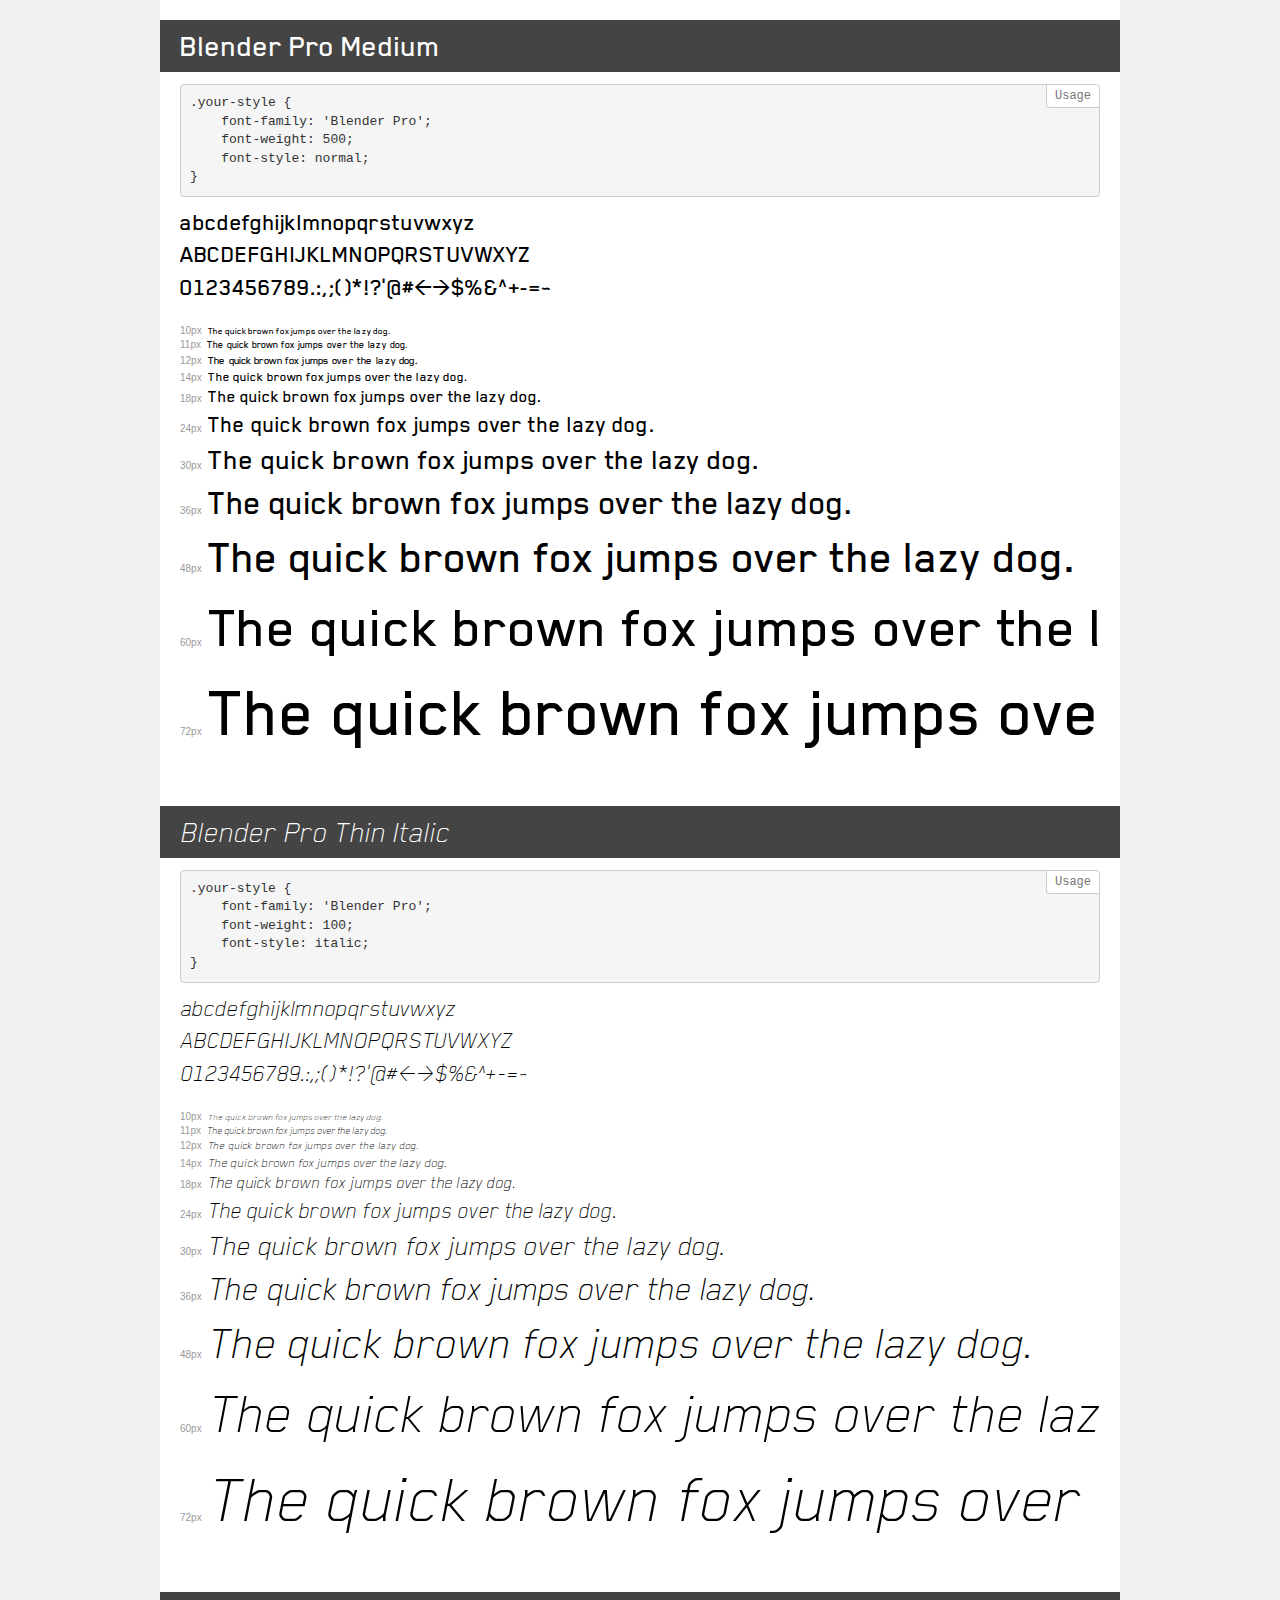
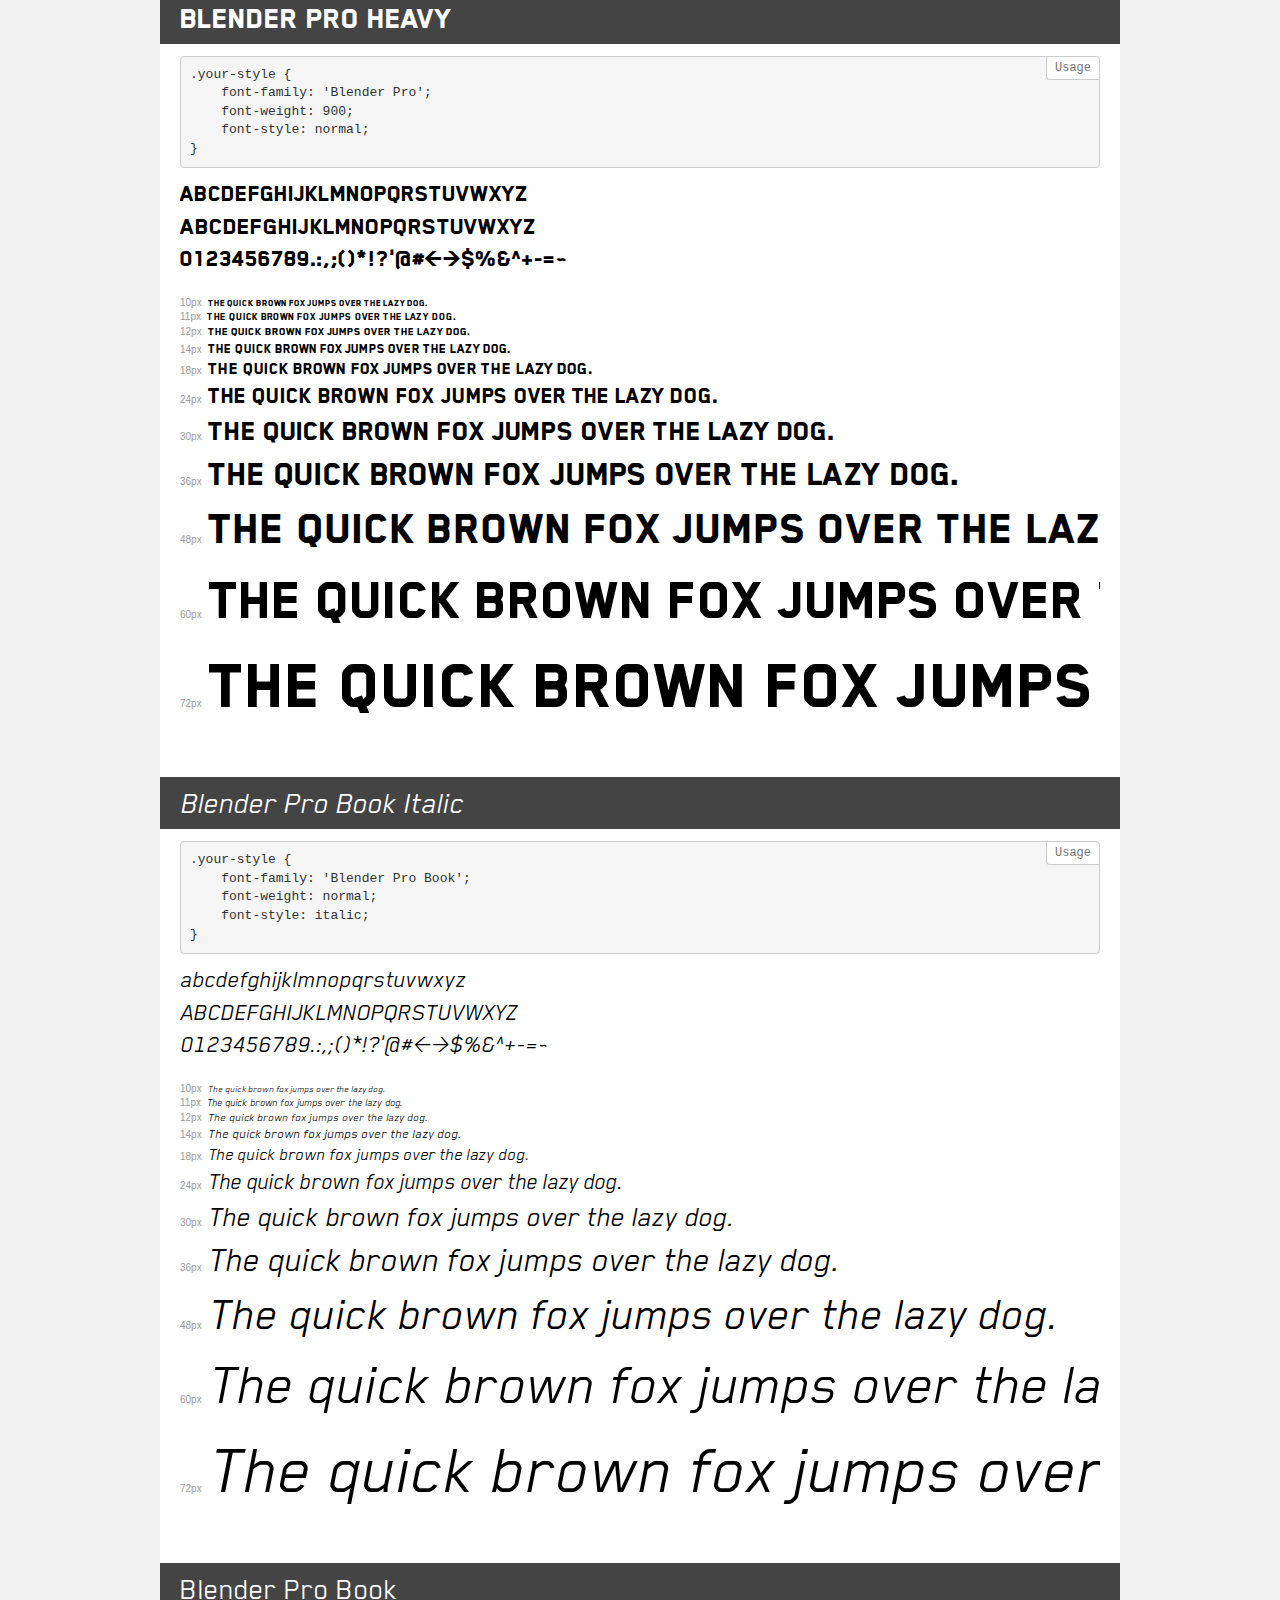
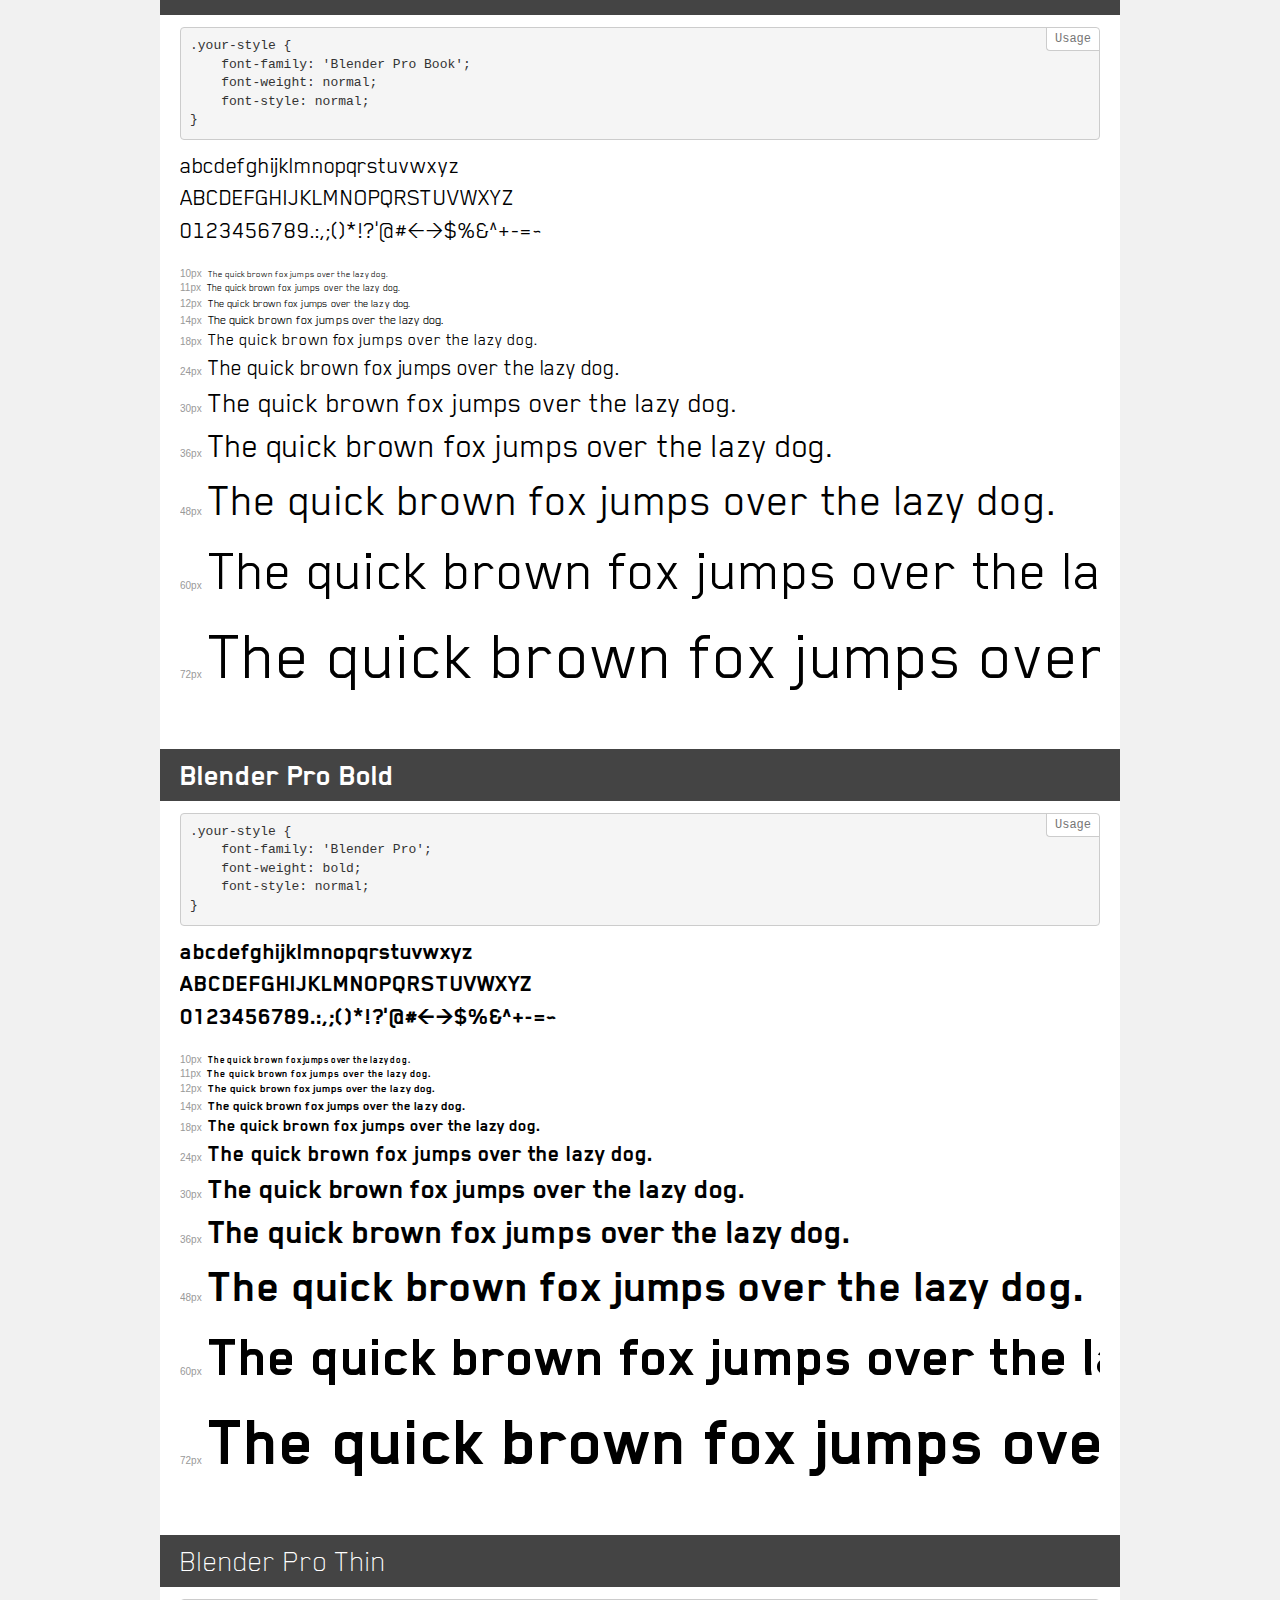
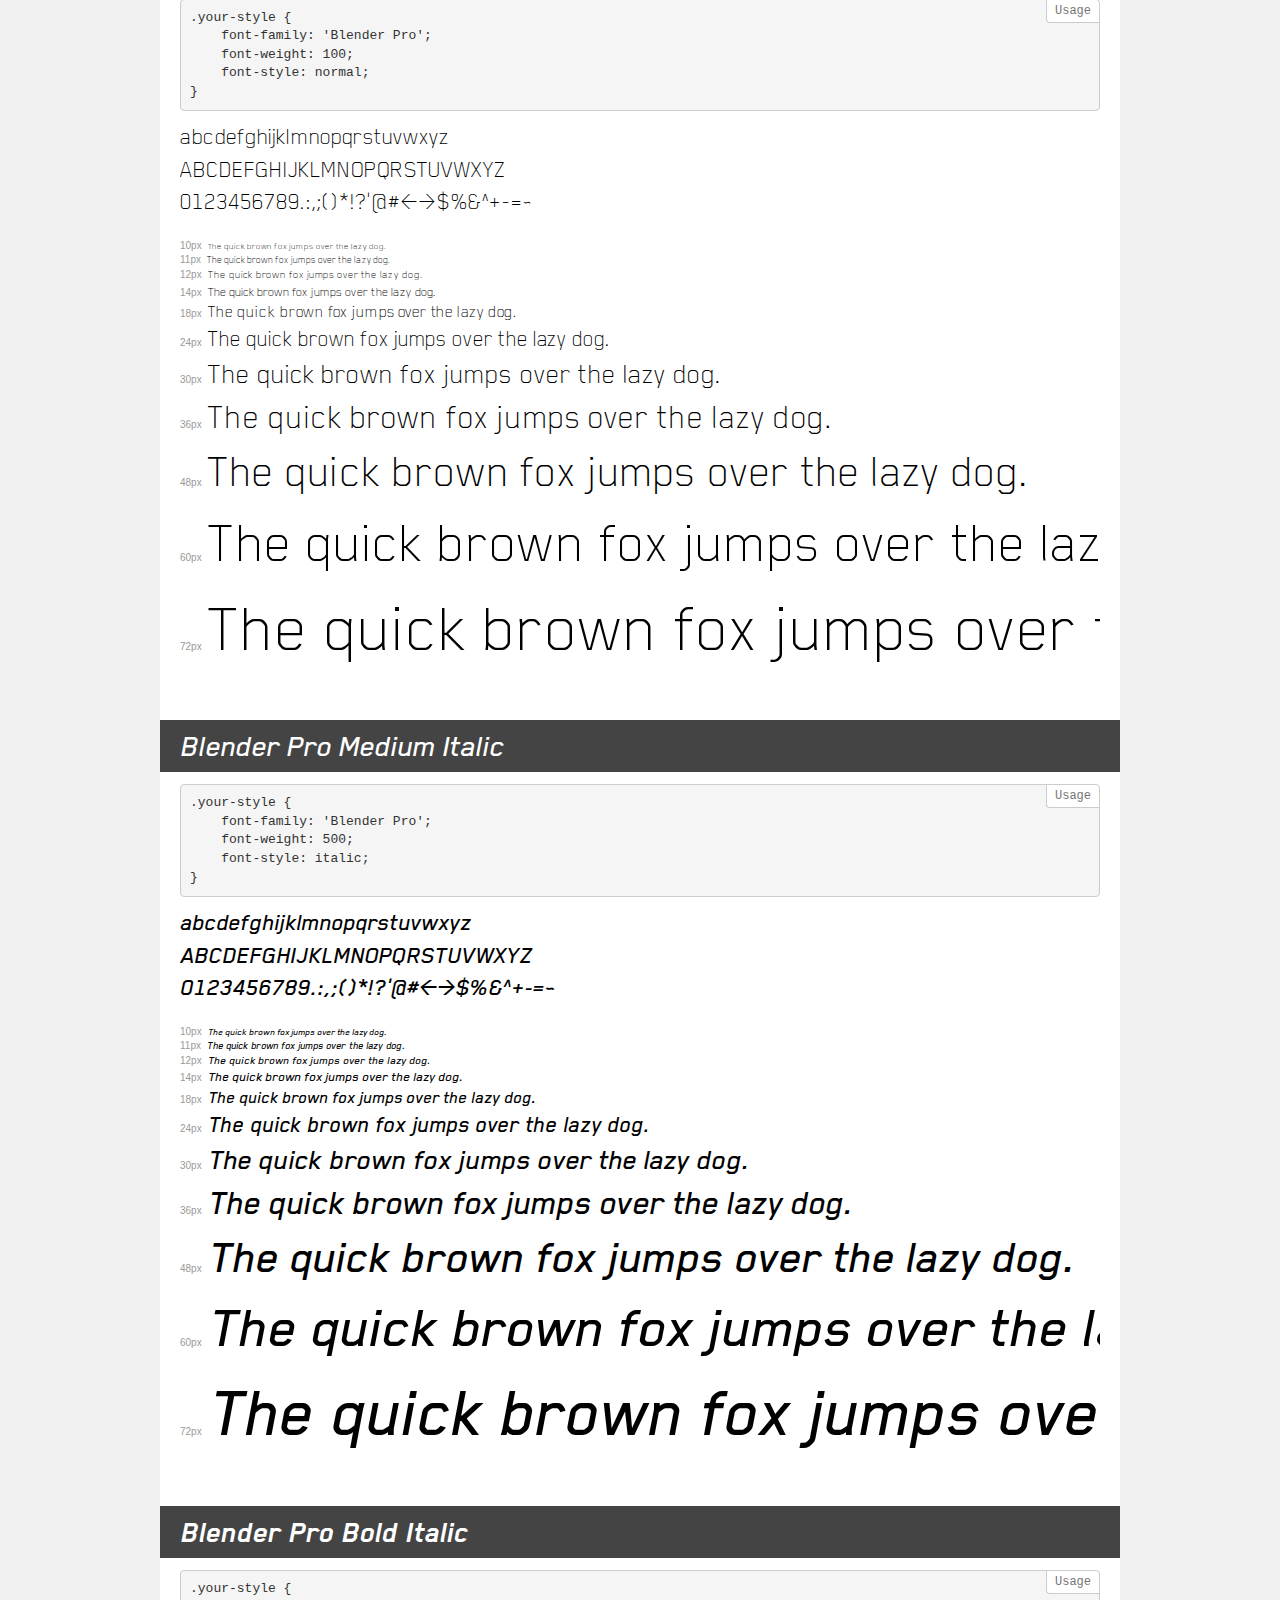
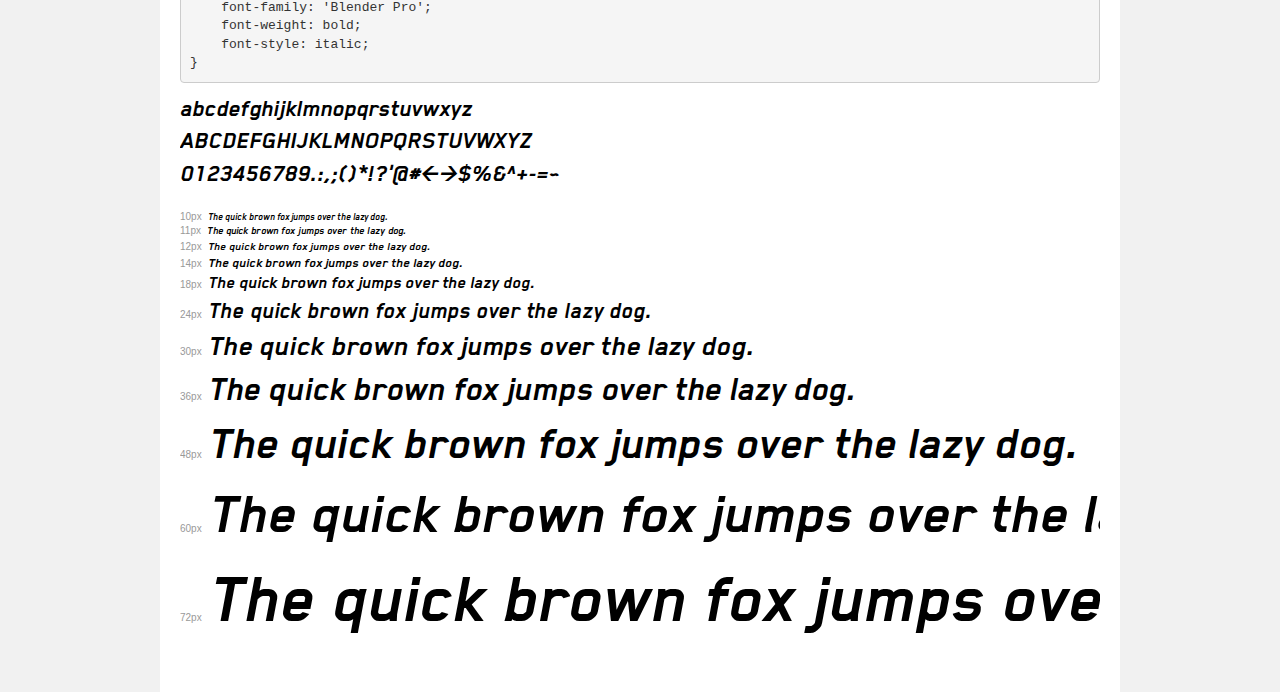
<file: css/font/demo.html>
<!DOCTYPE html>
<html>
<head>
    <meta charset="utf-8">
    <meta http-equiv="X-UA-Compatible" content="IE=edge">
    <meta name="viewport" content="width=device-width, initial-scale=1">
    <meta name="robots" content="noindex, noarchive">
    <meta name="format-detection" content="telephone=no">
    <title>Transfonter demo</title>
    <link href="stylesheet.css" rel="stylesheet">
    <style>
        /*
        http://meyerweb.com/eric/tools/css/reset/
        v2.0 | 20110126
        License: none (public domain)
        */
        html, body, div, span, applet, object, iframe,
        h1, h2, h3, h4, h5, h6, p, blockquote, pre,
        a, abbr, acronym, address, big, cite, code,
        del, dfn, em, img, ins, kbd, q, s, samp,
        small, strike, strong, sub, sup, tt, var,
        b, u, i, center,
        dl, dt, dd, ol, ul, li,
        fieldset, form, label, legend,
        table, caption, tbody, tfoot, thead, tr, th, td,
        article, aside, canvas, details, embed,
        figure, figcaption, footer, header, hgroup,
        menu, nav, output, ruby, section, summary,
        time, mark, audio, video {
            margin: 0;
            padding: 0;
            border: 0;
            font-size: 100%;
            font: inherit;
            vertical-align: baseline;
        }
        /* HTML5 display-role reset for older browsers */
        article, aside, details, figcaption, figure,
        footer, header, hgroup, menu, nav, section {
            display: block;
        }
        body {
            line-height: 1;
        }
        ol, ul {
            list-style: none;
        }
        blockquote, q {
            quotes: none;
        }
        blockquote:before, blockquote:after,
        q:before, q:after {
            content: '';
            content: none;
        }
        table {
            border-collapse: collapse;
            border-spacing: 0;
        }
        /* common styles */
        body {
            background: #f1f1f1;
            color: #000;
        }
        .page {
            background: #fff;
            width: 920px;
            margin: 0 auto;
            padding: 20px 20px 0 20px;
            overflow: hidden;
        }
        .font-container {
            overflow-x: auto;
            overflow-y: hidden;
            margin-bottom: 40px;
            line-height: 1.3;
            white-space: nowrap;
            padding-bottom: 5px;
        }
        h1 {
            position: relative;
            background: #444;
            font-size: 32px;
            color: #fff;
            padding: 10px 20px;
            margin: 0 -20px 12px -20px;
        }
        .letters {
            font-size: 25px;
            margin-bottom: 20px;
        }
        .s10:before {
            content: '10px';
        }
        .s11:before {
            content: '11px';
        }
        .s12:before {
            content: '12px';
        }
        .s14:before {
            content: '14px';
        }
        .s18:before {
            content: '18px';
        }
        .s24:before {
            content: '24px';
        }
        .s30:before {
            content: '30px';
        }
        .s36:before {
            content: '36px';
        }
        .s48:before {
            content: '48px';
        }
        .s60:before {
            content: '60px';
        }
        .s72:before {
            content: '72px';
        }
        .s10:before, .s11:before, .s12:before, .s14:before,
        .s18:before, .s24:before, .s30:before, .s36:before,
        .s48:before, .s60:before, .s72:before {
            font-family: Arial, sans-serif;
            font-size: 10px;
            font-weight: normal;
            font-style: normal;
            color: #999;
            padding-right: 6px;
        }
        pre {
            display: block;
            position: relative;
            padding: 9px;
            margin: 0 0 10px;
            font-family: Monaco, Menlo, Consolas, "Courier New", monospace !important;
            font-size: 13px;
            line-height: 1.428571429;
            color: #333;
            font-weight: normal !important;
            font-style: normal !important;
            background-color: #f5f5f5;
            border: 1px solid #ccc;
            overflow-x: auto;
            border-radius: 4px;
        }
        pre:after {
            display: block;
            position: absolute;
            right: 0;
            top: 0;
            content: 'Usage';
            line-height: 1;
            padding: 5px 8px;
            font-size: 12px;
            color: #767676;
            background-color: #fff;
            border: 1px solid #ccc;
            border-right: none;
            border-top: none;
            border-radius: 0 4px 0 4px;
            z-index: 10;
        }
        /* responsive */
        @media (max-width: 959px) {
            .page {
                width: auto;
                margin: 0;
            }
        }
    </style>
</head>
<body>
<div class="page">
    <div class="demo" style="font-family: 'Blender Pro'; font-weight: 500; font-style: normal;">
        <h1>Blender Pro Medium</h1>
        <pre>.your-style {
    font-family: 'Blender Pro';
    font-weight: 500;
    font-style: normal;
}</pre>
        <div class="font-container">
            <p class="letters">
                abcdefghijklmnopqrstuvwxyz<br>
ABCDEFGHIJKLMNOPQRSTUVWXYZ<br>
                0123456789.:,;()*!?'@#<>$%&^+-=~
            </p>
            <p class="s10" style="font-size: 10px;">The quick brown fox jumps over the lazy dog.</p>
            <p class="s11" style="font-size: 11px;">The quick brown fox jumps over the lazy dog.</p>
            <p class="s12" style="font-size: 12px;">The quick brown fox jumps over the lazy dog.</p>
            <p class="s14" style="font-size: 14px;">The quick brown fox jumps over the lazy dog.</p>
            <p class="s18" style="font-size: 18px;">The quick brown fox jumps over the lazy dog.</p>
            <p class="s24" style="font-size: 24px;">The quick brown fox jumps over the lazy dog.</p>
            <p class="s30" style="font-size: 30px;">The quick brown fox jumps over the lazy dog.</p>
            <p class="s36" style="font-size: 36px;">The quick brown fox jumps over the lazy dog.</p>
            <p class="s48" style="font-size: 48px;">The quick brown fox jumps over the lazy dog.</p>
            <p class="s60" style="font-size: 60px;">The quick brown fox jumps over the lazy dog.</p>
            <p class="s72" style="font-size: 72px;">The quick brown fox jumps over the lazy dog.</p>
        </div>
    </div>
    <div class="demo" style="font-family: 'Blender Pro'; font-weight: 100; font-style: italic;">
        <h1>Blender Pro Thin Italic</h1>
        <pre>.your-style {
    font-family: 'Blender Pro';
    font-weight: 100;
    font-style: italic;
}</pre>
        <div class="font-container">
            <p class="letters">
                abcdefghijklmnopqrstuvwxyz<br>
ABCDEFGHIJKLMNOPQRSTUVWXYZ<br>
                0123456789.:,;()*!?'@#<>$%&^+-=~
            </p>
            <p class="s10" style="font-size: 10px;">The quick brown fox jumps over the lazy dog.</p>
            <p class="s11" style="font-size: 11px;">The quick brown fox jumps over the lazy dog.</p>
            <p class="s12" style="font-size: 12px;">The quick brown fox jumps over the lazy dog.</p>
            <p class="s14" style="font-size: 14px;">The quick brown fox jumps over the lazy dog.</p>
            <p class="s18" style="font-size: 18px;">The quick brown fox jumps over the lazy dog.</p>
            <p class="s24" style="font-size: 24px;">The quick brown fox jumps over the lazy dog.</p>
            <p class="s30" style="font-size: 30px;">The quick brown fox jumps over the lazy dog.</p>
            <p class="s36" style="font-size: 36px;">The quick brown fox jumps over the lazy dog.</p>
            <p class="s48" style="font-size: 48px;">The quick brown fox jumps over the lazy dog.</p>
            <p class="s60" style="font-size: 60px;">The quick brown fox jumps over the lazy dog.</p>
            <p class="s72" style="font-size: 72px;">The quick brown fox jumps over the lazy dog.</p>
        </div>
    </div>
    <div class="demo" style="font-family: 'Blender Pro'; font-weight: 900; font-style: normal;">
        <h1>Blender Pro Heavy</h1>
        <pre>.your-style {
    font-family: 'Blender Pro';
    font-weight: 900;
    font-style: normal;
}</pre>
        <div class="font-container">
            <p class="letters">
                abcdefghijklmnopqrstuvwxyz<br>
ABCDEFGHIJKLMNOPQRSTUVWXYZ<br>
                0123456789.:,;()*!?'@#<>$%&^+-=~
            </p>
            <p class="s10" style="font-size: 10px;">The quick brown fox jumps over the lazy dog.</p>
            <p class="s11" style="font-size: 11px;">The quick brown fox jumps over the lazy dog.</p>
            <p class="s12" style="font-size: 12px;">The quick brown fox jumps over the lazy dog.</p>
            <p class="s14" style="font-size: 14px;">The quick brown fox jumps over the lazy dog.</p>
            <p class="s18" style="font-size: 18px;">The quick brown fox jumps over the lazy dog.</p>
            <p class="s24" style="font-size: 24px;">The quick brown fox jumps over the lazy dog.</p>
            <p class="s30" style="font-size: 30px;">The quick brown fox jumps over the lazy dog.</p>
            <p class="s36" style="font-size: 36px;">The quick brown fox jumps over the lazy dog.</p>
            <p class="s48" style="font-size: 48px;">The quick brown fox jumps over the lazy dog.</p>
            <p class="s60" style="font-size: 60px;">The quick brown fox jumps over the lazy dog.</p>
            <p class="s72" style="font-size: 72px;">The quick brown fox jumps over the lazy dog.</p>
        </div>
    </div>
    <div class="demo" style="font-family: 'Blender Pro Book'; font-weight: normal; font-style: italic;">
        <h1>Blender Pro Book Italic</h1>
        <pre>.your-style {
    font-family: 'Blender Pro Book';
    font-weight: normal;
    font-style: italic;
}</pre>
        <div class="font-container">
            <p class="letters">
                abcdefghijklmnopqrstuvwxyz<br>
ABCDEFGHIJKLMNOPQRSTUVWXYZ<br>
                0123456789.:,;()*!?'@#<>$%&^+-=~
            </p>
            <p class="s10" style="font-size: 10px;">The quick brown fox jumps over the lazy dog.</p>
            <p class="s11" style="font-size: 11px;">The quick brown fox jumps over the lazy dog.</p>
            <p class="s12" style="font-size: 12px;">The quick brown fox jumps over the lazy dog.</p>
            <p class="s14" style="font-size: 14px;">The quick brown fox jumps over the lazy dog.</p>
            <p class="s18" style="font-size: 18px;">The quick brown fox jumps over the lazy dog.</p>
            <p class="s24" style="font-size: 24px;">The quick brown fox jumps over the lazy dog.</p>
            <p class="s30" style="font-size: 30px;">The quick brown fox jumps over the lazy dog.</p>
            <p class="s36" style="font-size: 36px;">The quick brown fox jumps over the lazy dog.</p>
            <p class="s48" style="font-size: 48px;">The quick brown fox jumps over the lazy dog.</p>
            <p class="s60" style="font-size: 60px;">The quick brown fox jumps over the lazy dog.</p>
            <p class="s72" style="font-size: 72px;">The quick brown fox jumps over the lazy dog.</p>
        </div>
    </div>
    <div class="demo" style="font-family: 'Blender Pro Book'; font-weight: normal; font-style: normal;">
        <h1>Blender Pro Book</h1>
        <pre>.your-style {
    font-family: 'Blender Pro Book';
    font-weight: normal;
    font-style: normal;
}</pre>
        <div class="font-container">
            <p class="letters">
                abcdefghijklmnopqrstuvwxyz<br>
ABCDEFGHIJKLMNOPQRSTUVWXYZ<br>
                0123456789.:,;()*!?'@#<>$%&^+-=~
            </p>
            <p class="s10" style="font-size: 10px;">The quick brown fox jumps over the lazy dog.</p>
            <p class="s11" style="font-size: 11px;">The quick brown fox jumps over the lazy dog.</p>
            <p class="s12" style="font-size: 12px;">The quick brown fox jumps over the lazy dog.</p>
            <p class="s14" style="font-size: 14px;">The quick brown fox jumps over the lazy dog.</p>
            <p class="s18" style="font-size: 18px;">The quick brown fox jumps over the lazy dog.</p>
            <p class="s24" style="font-size: 24px;">The quick brown fox jumps over the lazy dog.</p>
            <p class="s30" style="font-size: 30px;">The quick brown fox jumps over the lazy dog.</p>
            <p class="s36" style="font-size: 36px;">The quick brown fox jumps over the lazy dog.</p>
            <p class="s48" style="font-size: 48px;">The quick brown fox jumps over the lazy dog.</p>
            <p class="s60" style="font-size: 60px;">The quick brown fox jumps over the lazy dog.</p>
            <p class="s72" style="font-size: 72px;">The quick brown fox jumps over the lazy dog.</p>
        </div>
    </div>
    <div class="demo" style="font-family: 'Blender Pro'; font-weight: bold; font-style: normal;">
        <h1>Blender Pro Bold</h1>
        <pre>.your-style {
    font-family: 'Blender Pro';
    font-weight: bold;
    font-style: normal;
}</pre>
        <div class="font-container">
            <p class="letters">
                abcdefghijklmnopqrstuvwxyz<br>
ABCDEFGHIJKLMNOPQRSTUVWXYZ<br>
                0123456789.:,;()*!?'@#<>$%&^+-=~
            </p>
            <p class="s10" style="font-size: 10px;">The quick brown fox jumps over the lazy dog.</p>
            <p class="s11" style="font-size: 11px;">The quick brown fox jumps over the lazy dog.</p>
            <p class="s12" style="font-size: 12px;">The quick brown fox jumps over the lazy dog.</p>
            <p class="s14" style="font-size: 14px;">The quick brown fox jumps over the lazy dog.</p>
            <p class="s18" style="font-size: 18px;">The quick brown fox jumps over the lazy dog.</p>
            <p class="s24" style="font-size: 24px;">The quick brown fox jumps over the lazy dog.</p>
            <p class="s30" style="font-size: 30px;">The quick brown fox jumps over the lazy dog.</p>
            <p class="s36" style="font-size: 36px;">The quick brown fox jumps over the lazy dog.</p>
            <p class="s48" style="font-size: 48px;">The quick brown fox jumps over the lazy dog.</p>
            <p class="s60" style="font-size: 60px;">The quick brown fox jumps over the lazy dog.</p>
            <p class="s72" style="font-size: 72px;">The quick brown fox jumps over the lazy dog.</p>
        </div>
    </div>
    <div class="demo" style="font-family: 'Blender Pro'; font-weight: 100; font-style: normal;">
        <h1>Blender Pro Thin</h1>
        <pre>.your-style {
    font-family: 'Blender Pro';
    font-weight: 100;
    font-style: normal;
}</pre>
        <div class="font-container">
            <p class="letters">
                abcdefghijklmnopqrstuvwxyz<br>
ABCDEFGHIJKLMNOPQRSTUVWXYZ<br>
                0123456789.:,;()*!?'@#<>$%&^+-=~
            </p>
            <p class="s10" style="font-size: 10px;">The quick brown fox jumps over the lazy dog.</p>
            <p class="s11" style="font-size: 11px;">The quick brown fox jumps over the lazy dog.</p>
            <p class="s12" style="font-size: 12px;">The quick brown fox jumps over the lazy dog.</p>
            <p class="s14" style="font-size: 14px;">The quick brown fox jumps over the lazy dog.</p>
            <p class="s18" style="font-size: 18px;">The quick brown fox jumps over the lazy dog.</p>
            <p class="s24" style="font-size: 24px;">The quick brown fox jumps over the lazy dog.</p>
            <p class="s30" style="font-size: 30px;">The quick brown fox jumps over the lazy dog.</p>
            <p class="s36" style="font-size: 36px;">The quick brown fox jumps over the lazy dog.</p>
            <p class="s48" style="font-size: 48px;">The quick brown fox jumps over the lazy dog.</p>
            <p class="s60" style="font-size: 60px;">The quick brown fox jumps over the lazy dog.</p>
            <p class="s72" style="font-size: 72px;">The quick brown fox jumps over the lazy dog.</p>
        </div>
    </div>
    <div class="demo" style="font-family: 'Blender Pro'; font-weight: 500; font-style: italic;">
        <h1>Blender Pro Medium Italic</h1>
        <pre>.your-style {
    font-family: 'Blender Pro';
    font-weight: 500;
    font-style: italic;
}</pre>
        <div class="font-container">
            <p class="letters">
                abcdefghijklmnopqrstuvwxyz<br>
ABCDEFGHIJKLMNOPQRSTUVWXYZ<br>
                0123456789.:,;()*!?'@#<>$%&^+-=~
            </p>
            <p class="s10" style="font-size: 10px;">The quick brown fox jumps over the lazy dog.</p>
            <p class="s11" style="font-size: 11px;">The quick brown fox jumps over the lazy dog.</p>
            <p class="s12" style="font-size: 12px;">The quick brown fox jumps over the lazy dog.</p>
            <p class="s14" style="font-size: 14px;">The quick brown fox jumps over the lazy dog.</p>
            <p class="s18" style="font-size: 18px;">The quick brown fox jumps over the lazy dog.</p>
            <p class="s24" style="font-size: 24px;">The quick brown fox jumps over the lazy dog.</p>
            <p class="s30" style="font-size: 30px;">The quick brown fox jumps over the lazy dog.</p>
            <p class="s36" style="font-size: 36px;">The quick brown fox jumps over the lazy dog.</p>
            <p class="s48" style="font-size: 48px;">The quick brown fox jumps over the lazy dog.</p>
            <p class="s60" style="font-size: 60px;">The quick brown fox jumps over the lazy dog.</p>
            <p class="s72" style="font-size: 72px;">The quick brown fox jumps over the lazy dog.</p>
        </div>
    </div>
    <div class="demo" style="font-family: 'Blender Pro'; font-weight: bold; font-style: italic;">
        <h1>Blender Pro Bold Italic</h1>
        <pre>.your-style {
    font-family: 'Blender Pro';
    font-weight: bold;
    font-style: italic;
}</pre>
        <div class="font-container">
            <p class="letters">
                abcdefghijklmnopqrstuvwxyz<br>
ABCDEFGHIJKLMNOPQRSTUVWXYZ<br>
                0123456789.:,;()*!?'@#<>$%&^+-=~
            </p>
            <p class="s10" style="font-size: 10px;">The quick brown fox jumps over the lazy dog.</p>
            <p class="s11" style="font-size: 11px;">The quick brown fox jumps over the lazy dog.</p>
            <p class="s12" style="font-size: 12px;">The quick brown fox jumps over the lazy dog.</p>
            <p class="s14" style="font-size: 14px;">The quick brown fox jumps over the lazy dog.</p>
            <p class="s18" style="font-size: 18px;">The quick brown fox jumps over the lazy dog.</p>
            <p class="s24" style="font-size: 24px;">The quick brown fox jumps over the lazy dog.</p>
            <p class="s30" style="font-size: 30px;">The quick brown fox jumps over the lazy dog.</p>
            <p class="s36" style="font-size: 36px;">The quick brown fox jumps over the lazy dog.</p>
            <p class="s48" style="font-size: 48px;">The quick brown fox jumps over the lazy dog.</p>
            <p class="s60" style="font-size: 60px;">The quick brown fox jumps over the lazy dog.</p>
            <p class="s72" style="font-size: 72px;">The quick brown fox jumps over the lazy dog.</p>
        </div>
    </div>
</div>
</body>
</html>
</file>
<file: css/font/stylesheet.css>
@font-face {
    font-family: 'Blender Pro';
    src: url('BlenderPro-Medium.eot');
    src: local('Blender Pro Medium'), local('BlenderPro-Medium'),
        url('BlenderPro-Medium.eot?#iefix') format('embedded-opentype'),
        url('BlenderPro-Medium.woff2') format('woff2'),
        url('BlenderPro-Medium.woff') format('woff'),
        url('BlenderPro-Medium.ttf') format('truetype');
    font-weight: 500;
    font-style: normal;
}

@font-face {
    font-family: 'Blender Pro';
    src: url('BlenderPro-ThinItalic.eot');
    src: local('Blender Pro Thin Italic'), local('BlenderPro-ThinItalic'),
        url('BlenderPro-ThinItalic.eot?#iefix') format('embedded-opentype'),
        url('BlenderPro-ThinItalic.woff2') format('woff2'),
        url('BlenderPro-ThinItalic.woff') format('woff'),
        url('BlenderPro-ThinItalic.ttf') format('truetype');
    font-weight: 100;
    font-style: italic;
}

@font-face {
    font-family: 'Blender Pro';
    src: url('BlenderPro-Heavy.eot');
    src: local('Blender Pro Heavy'), local('BlenderPro-Heavy'),
        url('BlenderPro-Heavy.eot?#iefix') format('embedded-opentype'),
        url('BlenderPro-Heavy.woff2') format('woff2'),
        url('BlenderPro-Heavy.woff') format('woff'),
        url('BlenderPro-Heavy.ttf') format('truetype');
    font-weight: 900;
    font-style: normal;
}

@font-face {
    font-family: 'Blender Pro Book';
    src: url('BlenderPro-BookItalic.eot');
    src: local('Blender Pro Book Italic'), local('BlenderPro-BookItalic'),
        url('BlenderPro-BookItalic.eot?#iefix') format('embedded-opentype'),
        url('BlenderPro-BookItalic.woff2') format('woff2'),
        url('BlenderPro-BookItalic.woff') format('woff'),
        url('BlenderPro-BookItalic.ttf') format('truetype');
    font-weight: normal;
    font-style: italic;
}

@font-face {
    font-family: 'Blender Pro Book';
    src: url('BlenderPro-Book.eot');
    src: local('Blender Pro Book'), local('BlenderPro-Book'),
        url('BlenderPro-Book.eot?#iefix') format('embedded-opentype'),
        url('BlenderPro-Book.woff2') format('woff2'),
        url('BlenderPro-Book.woff') format('woff'),
        url('BlenderPro-Book.ttf') format('truetype');
    font-weight: normal;
    font-style: normal;
}

@font-face {
    font-family: 'Blender Pro';
    src: url('BlenderPro-Bold.eot');
    src: local('Blender Pro Bold'), local('BlenderPro-Bold'),
        url('BlenderPro-Bold.eot?#iefix') format('embedded-opentype'),
        url('BlenderPro-Bold.woff2') format('woff2'),
        url('BlenderPro-Bold.woff') format('woff'),
        url('BlenderPro-Bold.ttf') format('truetype');
    font-weight: bold;
    font-style: normal;
}

@font-face {
    font-family: 'Blender Pro';
    src: url('BlenderPro-Thin.eot');
    src: local('Blender Pro Thin'), local('BlenderPro-Thin'),
        url('BlenderPro-Thin.eot?#iefix') format('embedded-opentype'),
        url('BlenderPro-Thin.woff2') format('woff2'),
        url('BlenderPro-Thin.woff') format('woff'),
        url('BlenderPro-Thin.ttf') format('truetype');
    font-weight: 100;
    font-style: normal;
}

@font-face {
    font-family: 'Blender Pro';
    src: url('BlenderPro-MediumItalic.eot');
    src: local('Blender Pro Medium Italic'), local('BlenderPro-MediumItalic'),
        url('BlenderPro-MediumItalic.eot?#iefix') format('embedded-opentype'),
        url('BlenderPro-MediumItalic.woff2') format('woff2'),
        url('BlenderPro-MediumItalic.woff') format('woff'),
        url('BlenderPro-MediumItalic.ttf') format('truetype');
    font-weight: 500;
    font-style: italic;
}

@font-face {
    font-family: 'Blender Pro';
    src: url('BlenderPro-BoldItalic.eot');
    src: local('Blender Pro Bold Italic'), local('BlenderPro-BoldItalic'),
        url('BlenderPro-BoldItalic.eot?#iefix') format('embedded-opentype'),
        url('BlenderPro-BoldItalic.woff2') format('woff2'),
        url('BlenderPro-BoldItalic.woff') format('woff'),
        url('BlenderPro-BoldItalic.ttf') format('truetype');
    font-weight: bold;
    font-style: italic;
}
</file>
